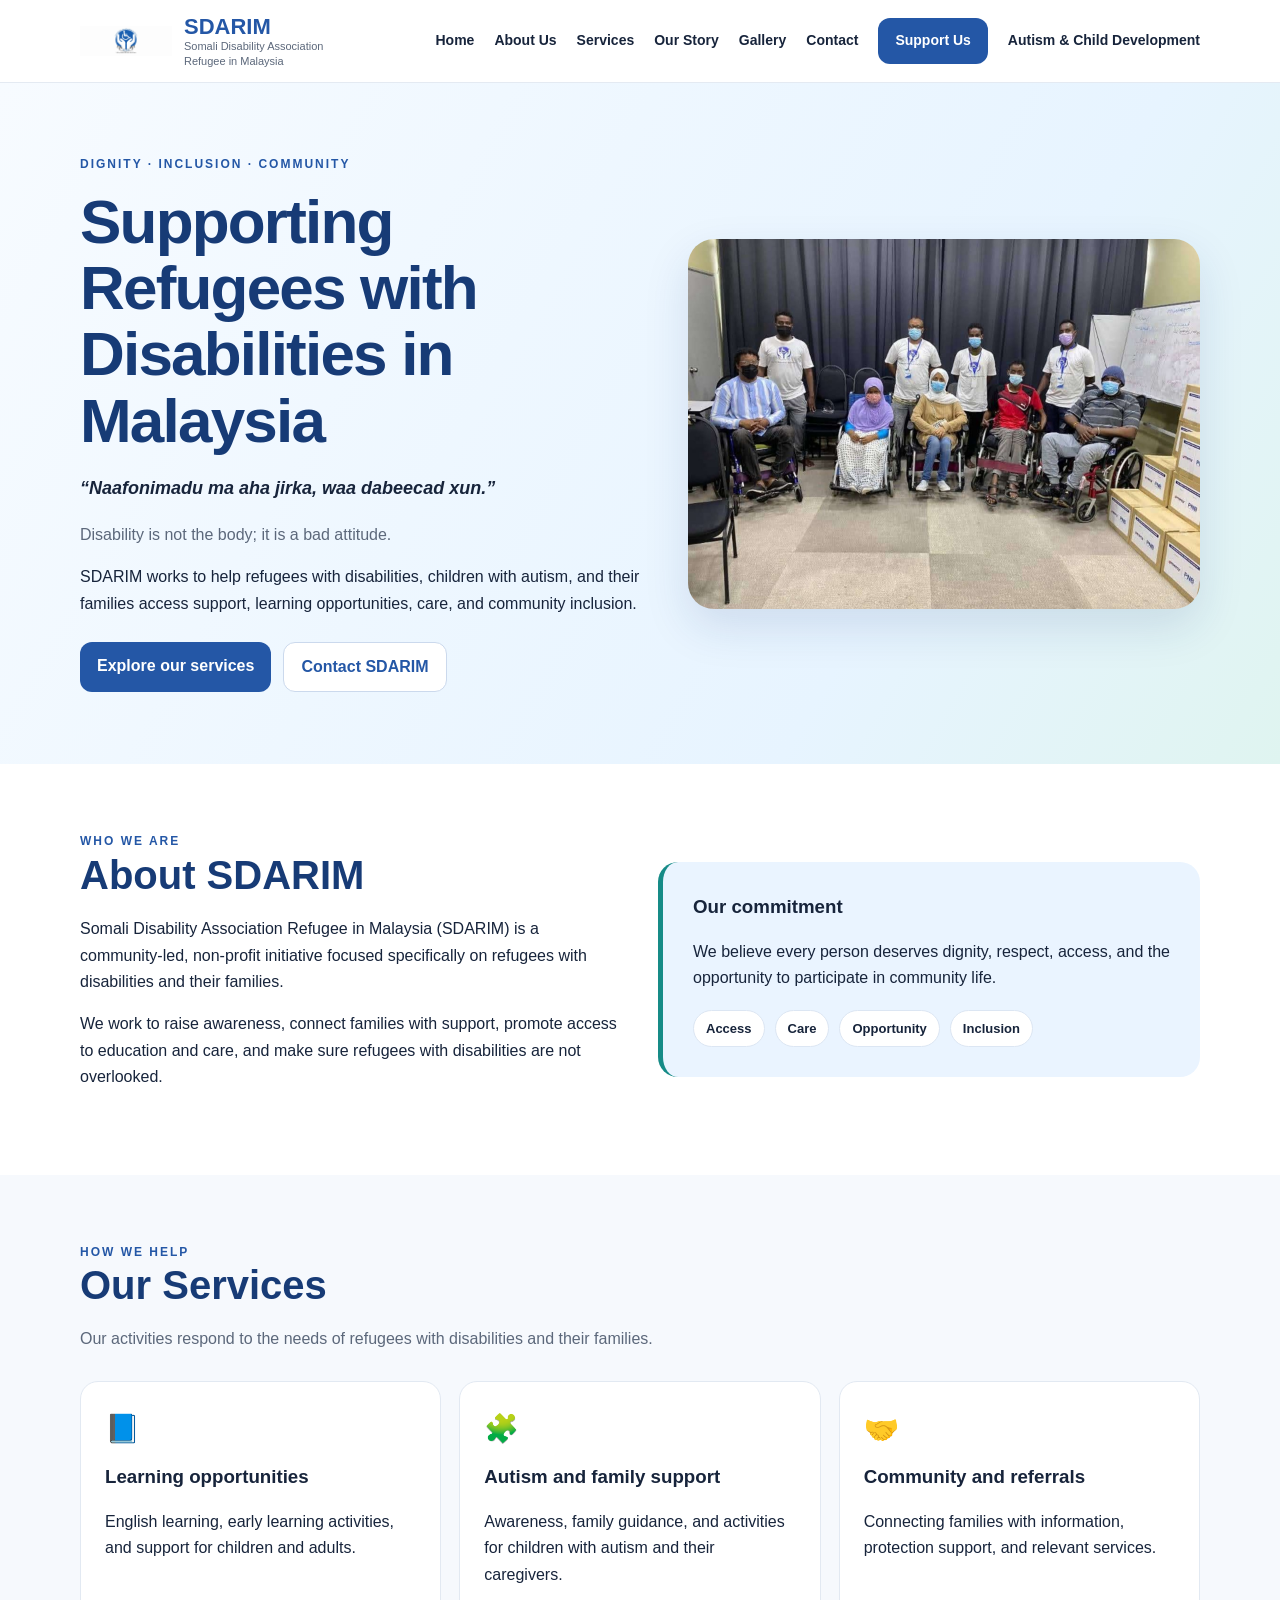
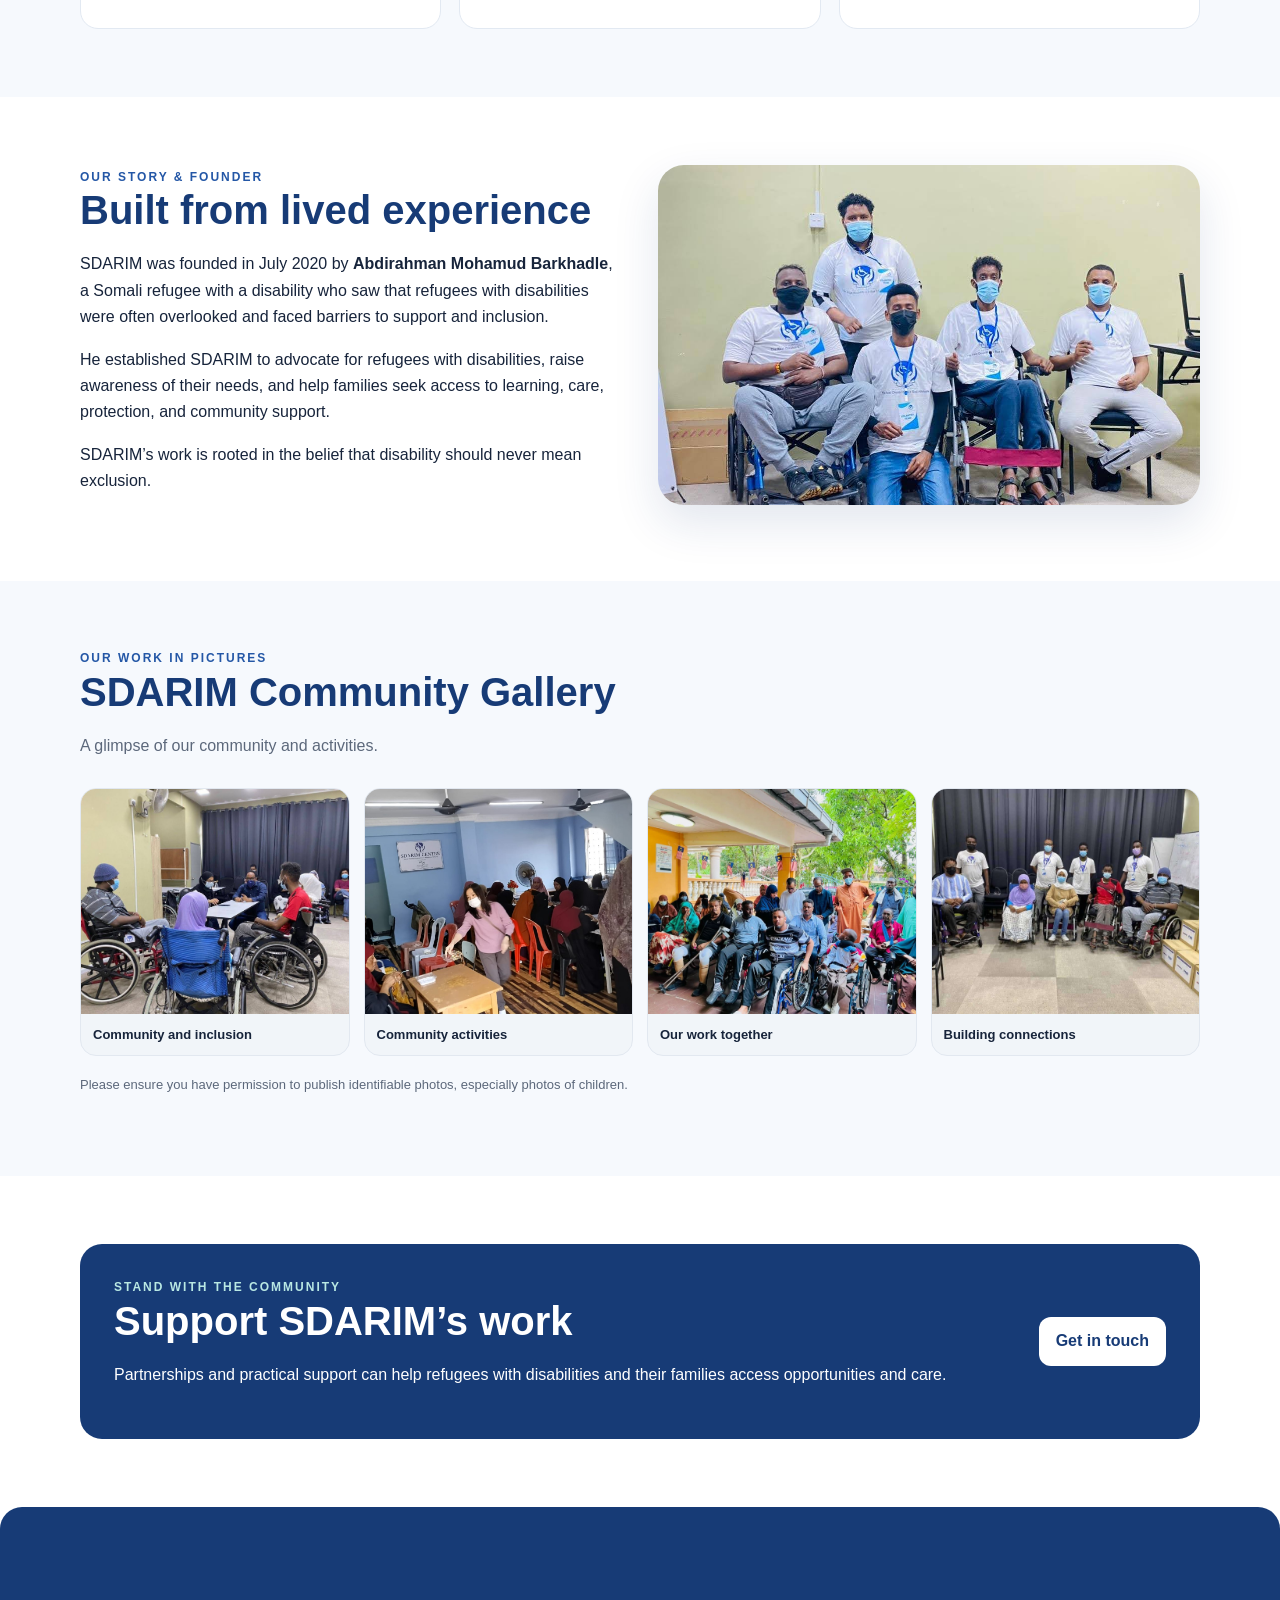
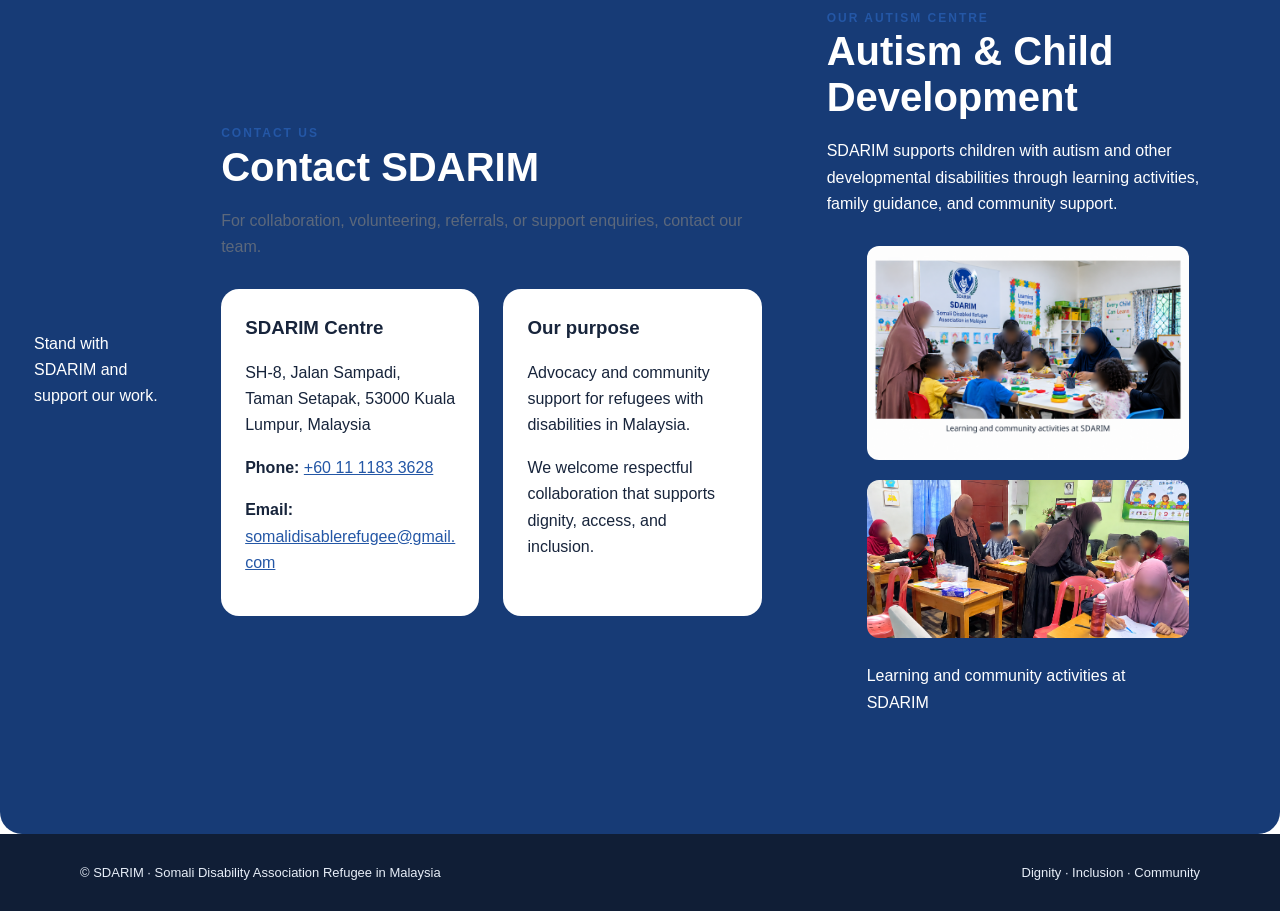
<file: index.html>
<!doctype html>
<html lang="en">
<head><meta name="google-site-verification" content="g4k-DjgxUIbmxsWFQPEtXurt75LcQ8C3dxma7ELyv8w" />
  <meta charset="utf-8">
  <meta name="viewport" content="width=device-width, initial-scale=1">
  <meta name="description" content="SDARIM advocates for refugees with disabilities and supports their families in Malaysia.">
  <title>SDARIM | Somali Disability Association Refugee in Malaysia</title>
  <style>
    :root{--blue:#2457a6;--blue-dark:#173b76;--sky:#eaf4ff;--teal:#168b87;--ink:#17243b;--muted:#5c687b;--white:#fff}
    *{box-sizing:border-box}html{scroll-behavior:smooth}body{margin:0;font-family:Arial,Helvetica,sans-serif;color:var(--ink);line-height:1.65;background:#fff}
    a{color:inherit}.wrap{width:min(1120px,92%);margin:auto}.site-header{position:sticky;top:0;z-index:10;background:rgba(255,255,255,.97);border-bottom:1px solid #e4eaf2}
    .header-inner{display:flex;align-items:center;justify-content:space-between;gap:22px;min-height:82px}.brand{display:flex;align-items:center;gap:12px;text-decoration:none;min-width:205px}.brand-mark{width:92px;height:60px;object-fit:contain;display:block}.brand strong{display:block;font-size:22px;color:var(--blue);line-height:1.15}.brand small{display:block;font-size:11px;line-height:1.3;color:var(--muted);max-width:180px}
    nav{display:flex;align-items:center;gap:20px;flex-wrap:wrap}nav a{text-decoration:none;font-size:14px;font-weight:700}nav a:hover{color:var(--blue)}.support-link,.btn{display:inline-block;border-radius:12px;padding:11px 17px;background:var(--blue);color:#fff;text-decoration:none;font-weight:700;border:0}.support-link:hover,.btn:hover{background:var(--blue-dark)}
    .hero{background:linear-gradient(120deg,#f7fbff 0%,#e7f4ff 70%,#dff4f0 100%);padding:72px 0}.hero-grid{display:grid;grid-template-columns:1.05fr .95fr;gap:42px;align-items:center}.eyebrow{text-transform:uppercase;letter-spacing:2px;font-size:12px;font-weight:800;color:var(--blue)}h1{font-size:clamp(38px,5.5vw,62px);line-height:1.07;letter-spacing:-1.8px;margin:14px 0 20px;color:var(--blue-dark)}h2{font-size:clamp(28px,4vw,40px);line-height:1.15;margin:0 0 18px;color:var(--blue-dark)}h3{margin:0 0 9px}.tagline{font-weight:800;font-style:italic;font-size:18px}.muted{color:var(--muted)}.hero-photo{width:100%;height:370px;object-fit:cover;border-radius:26px;box-shadow:0 18px 45px #183b7620}.hero-actions{display:flex;gap:12px;flex-wrap:wrap;margin-top:25px}.btn.secondary{background:#fff;color:var(--blue);border:1px solid #cbd9ed}
    section{padding:68px 0}.section-intro{max-width:760px;margin-bottom:28px}.about-grid,.story-grid{display:grid;grid-template-columns:1fr 1fr;gap:36px;align-items:center}.soft{background:#f6f9fd}.story-card{background:var(--sky);padding:30px;border-radius:20px;border-left:5px solid var(--teal)}.pill-row{display:flex;gap:10px;flex-wrap:wrap;margin-top:18px}.pill{background:#fff;border:1px solid #dce6f3;border-radius:999px;padding:7px 12px;font-size:13px;font-weight:700}
   
  .cards{display:grid;grid-template-columns:repeat(3,1fr);gap:18px}.card{padding:24px;border:1px solid #e2e9f2;border-radius:18px;background:#fff}.card-icon{font-size:28px;margin-bottom:10px}.gallery{display:grid;grid-template-columns:repeat(4,1fr);gap:14px}.gallery figure{margin:0;border-radius:16px;overflow:hidden;background:#f1f5f9;border:1px solid #e2e8f0}.gallery img{display:block;width:100%;height:225px;object-fit:cover}.gallery figcaption{padding:10px 12px;font-size:13px;font-weight:700}.callout{background:var(--blue-dark);color:#fff;border-radius:22px;padding:34px;display:flex;align-items:center;justify-content:space-between;gap:24px}.callout h2{color:#fff}.callout .btn{background:#fff;color:var(--blue-dark);white-space:nowrap}.contact-grid{display:grid;grid-template-columns:1fr 1fr;gap:24px}.contact-box{background:#ffffff;border-radius:18px;padding:24px}.contact-box a{color:var(--blue);overflow-wrap:anywhere}.site-footer{background:#101e36;color:#e7eef8;padding:28px 0;font-size:13px}.footer-inner{display:flex;justify-content:space-between;gap:16px;flex-wrap:wrap}
    @media(max-width:800px){.header-inner{align-items:flex-start;padding:14px 0;flex-direction:column}nav{gap:12px}.hero{padding:48px 0}.hero-grid,.about-grid,.story-grid,.contact-grid{grid-template-columns:1fr}.hero-photo{height:280px}.cards{grid-template-columns:1fr}.gallery{grid-template-columns:repeat(2,1fr)}section{padding:48px 0}.callout{align-items:flex-start;flex-direction:column}}
    @media(max-width:430px){.gallery{grid-template-columns:1fr}.gallery img{height:240px}nav a{font-size:13px}.brand-mark{width:42px;height:42px}}
    .contact-grid > div {
  background: #ffffff;
  min-height: 180px;
  border-radius: 18px;
  padding: 24px;
  box-sizing: border-box;
}
    .contact-box h3,
.contact-box p,
.contact-box strong {
  color: #17243b;
}
  </style>
</head>
<body>
<header class="site-header">
  <div class="wrap header-inner">
    <a class="brand" href="#home" aria-label="SDARIM home"><img class="brand-mark" src="sdarim-logo.jpg" alt="Official SDARIM logo"><span><strong>SDARIM</strong><small>Somali Disability Association Refugee in Malaysia</small></span></a>
    <nav aria-label="Main navigation">
      <a href="#home">Home</a><a href="#about">About Us</a><a href="#services">Services</a><a href="#story">Our Story</a><a href="#gallery">Gallery</a><a href="#contact">Contact</a><a class="support-link" href="#support">Support Us</a><a href="#autism-child-development">Autism &amp; Child Development</a>
    </nav>
  </div>
</header>
<main>
  <section class="hero" id="home"><div class="wrap hero-grid">
    <div><div class="eyebrow">Dignity · Inclusion · Community</div><h1>Supporting Refugees with Disabilities in Malaysia</h1>
      <p class="tagline">“Naafonimadu ma aha jirka, waa dabeecad xun.”</p><p class="muted">Disability is not the body; it is a bad attitude.</p>
      <p>SDARIM works to help refugees with disabilities, children with autism, and their families access support, learning opportunities, care, and community inclusion.</p>
      <div class="hero-actions"><a class="btn" href="#services">Explore our services</a><a class="btn secondary" href="#contact">Contact SDARIM</a></div>
    </div>
    <img class="hero-photo" src="sdarim-community-1.jpg" alt="SDARIM community activity">
  </div></section>
  <section id="about"><div class="wrap about-grid">
    <div><div class="eyebrow">Who we are</div><h2>About SDARIM</h2><p>Somali Disability Association Refugee in Malaysia (SDARIM) is a community-led, non-profit initiative focused specifically on refugees with disabilities and their families.</p><p>We work to raise awareness, connect families with support, promote access to education and care, and make sure refugees with disabilities are not overlooked.</p></div>
    <div class="story-card"><h3>Our commitment</h3><p>We believe every person deserves dignity, respect, access, and the opportunity to participate in community life.</p><div class="pill-row"><span class="pill">Access</span><span class="pill">Care</span><span class="pill">Opportunity</span><span class="pill">Inclusion</span></div></div>
  </div></section>
  <section class="soft" id="services"><div class="wrap"><div class="section-intro"><div class="eyebrow">How we help</div><h2>Our Services</h2><p class="muted">Our activities respond to the needs of refugees with disabilities and their families.</p></div>
    <div class="cards">
      <article class="card"><div class="card-icon">📘</div><h3>Learning opportunities</h3><p>English learning, early learning activities, and support for children and adults.</p></article>
      <article class="card"><div class="card-icon">🧩</div><h3>Autism and family support</h3><p>Awareness, family guidance, and activities for children with autism and their caregivers.</p></article>
      <article class="card"><div class="card-icon">🤝</div><h3>Community and referrals</h3><p>Connecting families with information, protection support, and relevant services.</p></article>
    </div>
  </div></section>
  <section id="story"><div class="wrap story-grid">
    <div><div class="eyebrow">Our Story & Founder</div><h2>Built from lived experience</h2><p>SDARIM was founded in July 2020 by <strong>Abdirahman Mohamud Barkhadle</strong>, a Somali refugee with a disability who saw that refugees with disabilities were often overlooked and faced barriers to support and inclusion.</p><p>He established SDARIM to advocate for refugees with disabilities, raise awareness of their needs, and help families seek access to learning, care, protection, and community support.</p><p>SDARIM’s work is rooted in the belief that disability should never mean exclusion.</p></div>
    <figure style="margin:0"><img class="hero-photo" style="height:340px" src="IMG-20250208-WA0038.jpg" alt="SDARIM community and disability inclusion activity"></figure>
  </div></section>
  <section class="soft" id="gallery"><div class="wrap"><div class="section-intro"><div class="eyebrow">Our work in pictures</div><h2>SDARIM Community Gallery</h2><p class="muted">A glimpse of our community and activities.</p></div>
    <div class="gallery">
      <figure><img src="sdarim-community-2.jpg" alt="SDARIM community photo"><figcaption>Community and inclusion</figcaption></figure>
      <figure><img src="sdarim-centre-1.jpg" alt="SDARIM community activity"><figcaption>Community activities</figcaption></figure>
      <figure><img src="sdarim-community-3.jpg" alt="SDARIM activity photo"><figcaption>Our work together</figcaption></figure>
      <figure><img src="sdarim-community-1.jpg" alt="SDARIM group activity"><figcaption>Building connections</figcaption></figure>
    </div>
    <p class="muted" style="font-size:13px;margin-top:18px">Please ensure you have permission to publish identifiable photos, especially photos of children.</p>
  </div></section>
  <section id="support"><div class="wrap"><div class="callout"><div><div class="eyebrow" style="color:#b9e8e3">Stand with the community</div><h2>Support SDARIM’s work</h2><p>Partnerships and practical support can help refugees with disabilities and their families access opportunities and care.</p></div><a class="btn" href="#contact">Get in touch</a></div></div></section>
  
    <div class="callout">
      Stand with SDARIM and support our work.
  <section id="contact"><div class="wrap"><div class="section-intro"><div class="eyebrow">Contact us</div> <h2>Contact SDARIM</h2><p class="muted">For collaboration, volunteering, referrals, or support enquiries, contact our team.</p></div>
    <div class="contact-grid"><div class="contact-box"><h3>SDARIM Centre</h3><p>SH-8, Jalan Sampadi,<br>Taman Setapak, 53000 Kuala Lumpur, Malaysia</p><p><strong>Phone:</strong> <a href="tel:+601111833628">+60 11 1183 3628</a></p><p><strong>Email:</strong> <a href="mailto:somalidisablerefugee@gmail.com">somalidisablerefugee@gmail.com</a></p></div><div class="contact-box"><h3>Our purpose</h3><p>Advocacy and community support for refugees with disabilities in Malaysia.</p><p>We welcome respectful collaboration that supports dignity, access, and inclusion.</p></div></div>
  </div></section>
<section id="autism-child-development">
  <div class="wrap">
    <div class="section-intro">
      <div class="eyebrow">OUR AUTISM CENTRE</div>
      <h2>Autism &amp; Child Development</h2>
      <p>SDARIM supports children with autism and other developmental disabilities through learning activities, family guidance, and community support.</p>
    </div>

<figure>
  <div style="display:flex; flex-wrap:wrap; gap:20px; justify-content:center; margin:25px 0;">
    <img src="Learning%20Together%20at%20SDARIM.png%202" alt="SDARIM classroom learning activities with faces blurred" style="width:100%; max-width:420px; height:auto; border-radius:12px;">
    <img src="Blurred%20Faces%2C%20Busy%20Classroom%20Learning.png" alt="Children learning at the SDARIM centre with faces blurred" style="width:100%; max-width:420px; height:auto; border-radius:12px;">
  </div>
  <figcaption>Learning and community activities at SDARIM</figcaption>
</figure>


  </div>
</section>      
</main>
<footer class="site-footer"><div class="wrap footer-inner"><span>© SDARIM · Somali Disability Association Refugee in Malaysia</span><span>Dignity · Inclusion · Community</span></div></footer>
</body>
</html>
</file>
